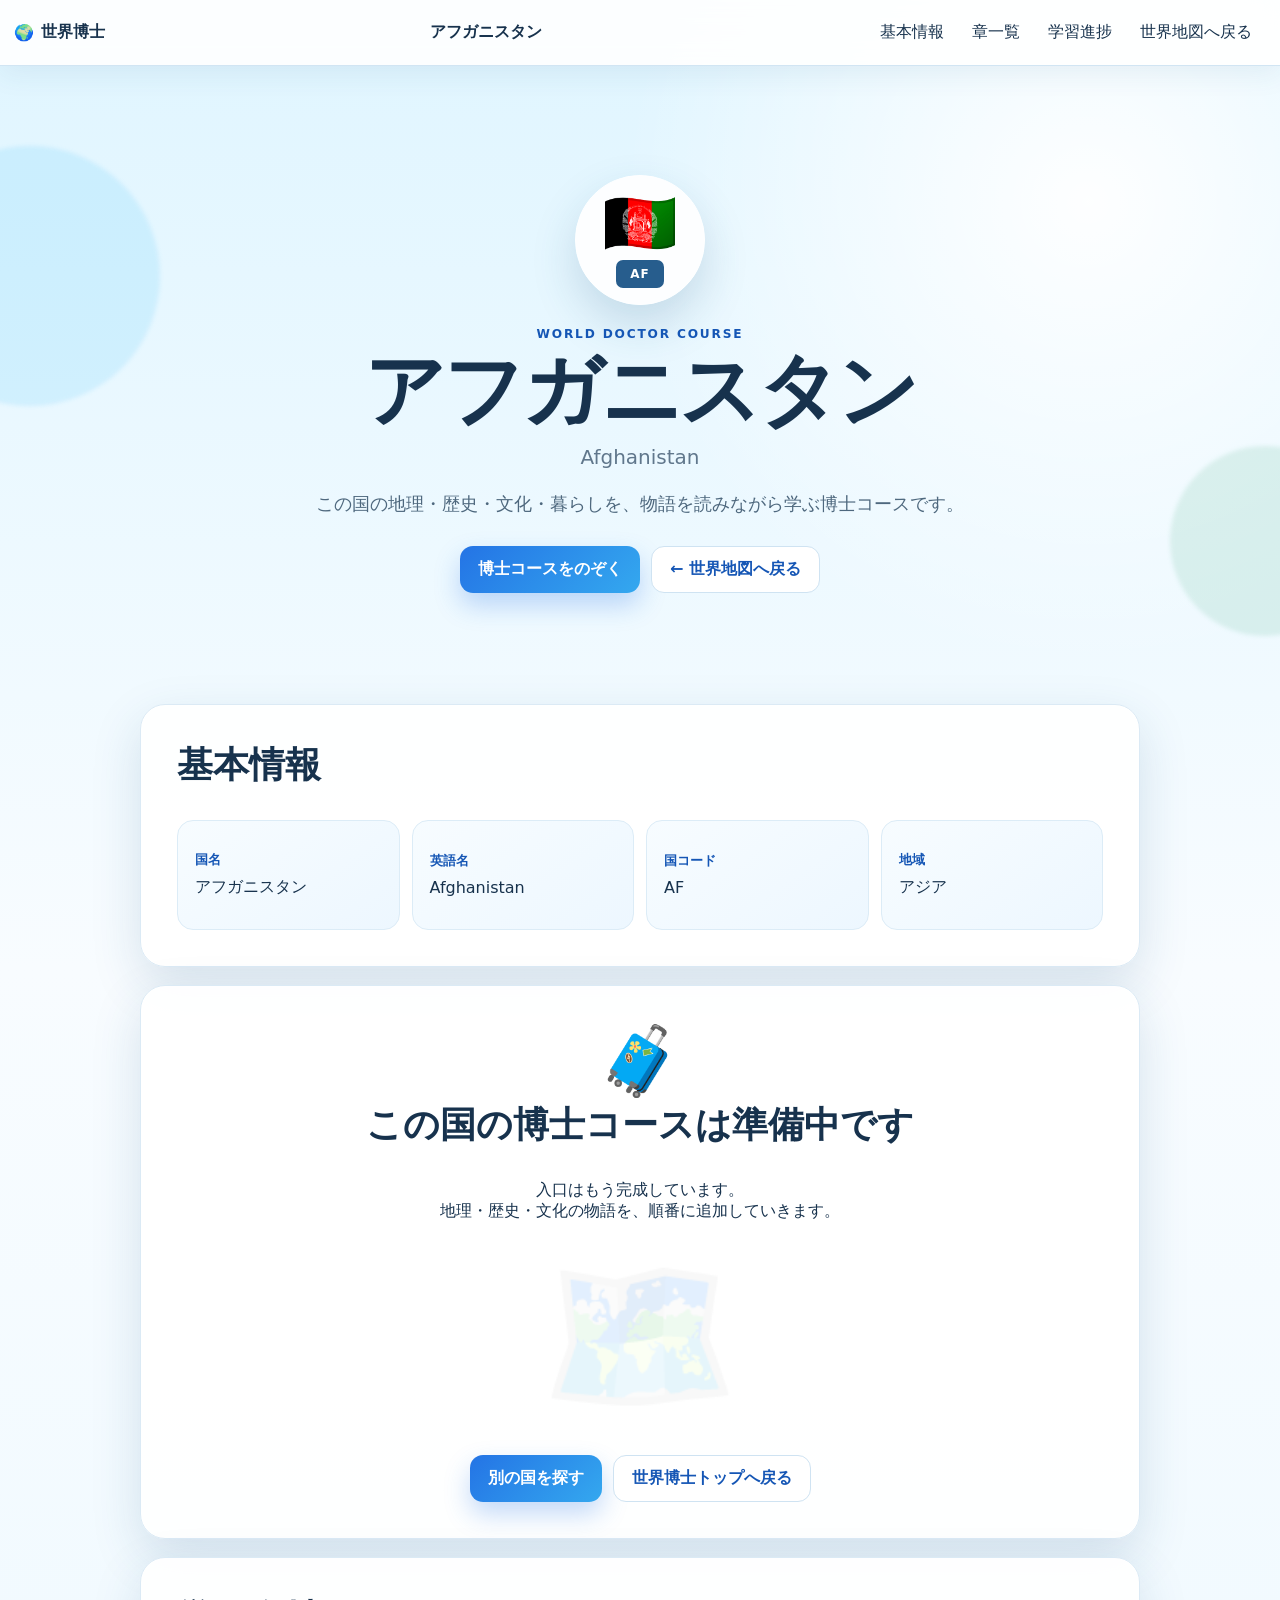
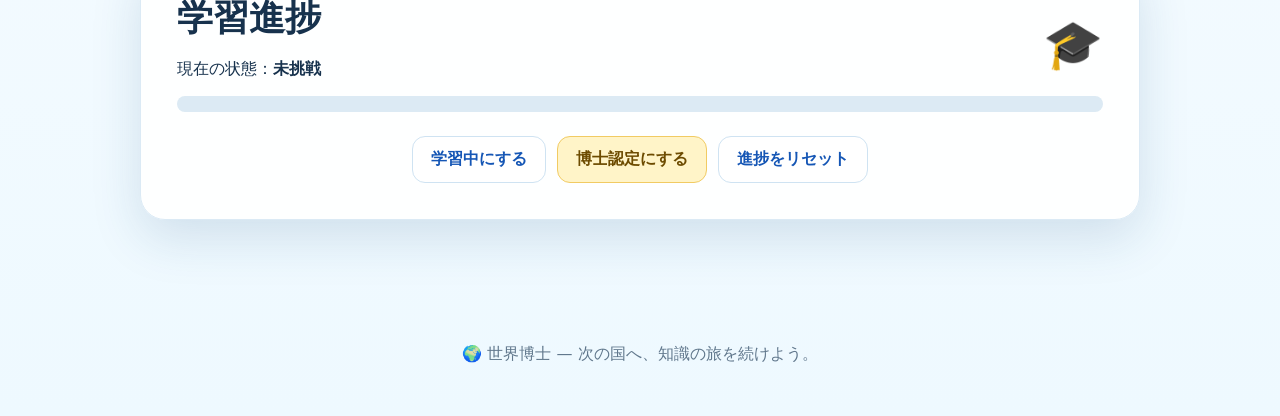
<file: countries/afghanistan.html>
<!DOCTYPE html>
<html lang="ja">
<head>
  <meta charset="UTF-8">
  <meta name="viewport" content="width=device-width, initial-scale=1, viewport-fit=cover">
  <meta name="description" content="世界博士の国別学習コース">
  <title>国別博士コース | 世界博士</title>
  <link rel="stylesheet" href="../css/country.css">
  <script src="../data/countries-1.js" defer></script>
  <script src="../data/countries-2.js" defer></script>
  <script src="../data/countries-3a.js" defer></script>
  <script src="../data/countries-3b.js" defer></script>
  <script src="../data/countries-4a.js" defer></script>
  <script src="../data/countries-4b.js" defer></script>
  <script src="../js/country.js" defer></script>
</head>
<body data-template="generic">
  <noscript><p>国別博士コースを表示するにはJavaScriptを有効にしてください。<a href="../index.html">世界博士トップへ戻る</a></p></noscript>
</body>
</html>
</file>
<file: css/country.css>
:root{--ink:#17324d;--muted:#60778c;--blue:#2474e5;--blue-dark:#1556b5;--green:#249b63;--gold:#f2b83e;--line:#dbeaf5;--shadow:0 18px 50px rgba(28,82,128,.15)}
*{box-sizing:border-box}html{scroll-behavior:smooth;scroll-padding-top:86px}body{margin:0;min-width:320px;overflow-x:hidden;color:var(--ink);font-family:"Hiragino Sans","Yu Gothic UI","Yu Gothic",system-ui,sans-serif;background:radial-gradient(circle at 85% 10%,rgba(255,255,255,.95),transparent 22%),linear-gradient(180deg,#dff5ff,#f8fcff 48%,#eef9ff)}
a,button{font:inherit;-webkit-tap-highlight-color:transparent}a:focus-visible,button:focus-visible,summary:focus-visible{outline:3px solid #f6b73c;outline-offset:3px}.topbar{position:sticky;top:0;z-index:30;display:grid;grid-template-columns:auto 1fr auto;align-items:center;gap:12px;min-height:66px;padding:calc(8px + env(safe-area-inset-top)) 14px 8px;background:rgba(255,255,255,.9);border-bottom:1px solid rgba(205,227,242,.9);backdrop-filter:blur(14px);box-shadow:0 8px 28px rgba(32,88,130,.08)}.brand{display:flex;align-items:center;gap:7px;color:var(--ink);font-weight:900;text-decoration:none}.country-nav-title{min-width:0;overflow:hidden;text-align:center;text-overflow:ellipsis;white-space:nowrap;font-weight:800}.menu-button{width:46px;height:46px;border:1px solid var(--line);border-radius:13px;background:#fff;color:var(--ink);cursor:pointer}.nav-menu{position:absolute;top:calc(100% + 8px);right:12px;display:none;width:min(280px,calc(100vw - 24px));padding:10px;background:#fff;border:1px solid var(--line);border-radius:17px;box-shadow:var(--shadow)}.nav-menu.is-open{display:grid;animation:menuIn .2s both}.nav-menu a{min-height:46px;padding:12px 14px;color:var(--ink);border-radius:11px;text-decoration:none}.nav-menu a:hover{background:#edf7ff}.country-hero{position:relative;display:grid;min-height:560px;place-items:center;padding:70px 16px 54px;text-align:center;overflow:hidden}.country-hero::before,.country-hero::after{content:"";position:absolute;border-radius:50%;filter:blur(2px);animation:orbFloat 8s ease-in-out infinite}.country-hero::before{width:260px;height:260px;left:-100px;top:80px;background:rgba(57,189,248,.14)}.country-hero::after{width:190px;height:190px;right:-80px;bottom:50px;background:rgba(40,166,106,.12);animation-delay:-3s}.hero-content{position:relative;z-index:1;width:min(780px,100%)}.flag-orb{display:grid;width:130px;height:130px;margin:0 auto;place-items:center;background:rgba(255,255,255,.92);border:1px solid #fff;border-radius:50%;box-shadow:0 20px 45px rgba(32,88,130,.18);animation:flagFloat 4.5s ease-in-out infinite}.flag-emoji{font-size:3.8rem;line-height:1}.flag-code{display:inline-grid;min-width:48px;height:28px;place-items:center;margin-top:7px;color:#fff;background:#275d8d;border-radius:7px;font-size:.75rem;font-weight:900;letter-spacing:.09em}.eyebrow{margin:22px 0 7px;color:var(--blue-dark);font-size:.76rem;font-weight:900;letter-spacing:.15em}.country-hero h1{margin:0;font-size:clamp(2.35rem,9vw,5rem);line-height:1.08;letter-spacing:-.04em;overflow-wrap:anywhere;animation:titleSlide .75s both}.country-en{margin:10px 0;color:var(--muted);font-size:clamp(1rem,3vw,1.25rem)}.hero-copy{max-width:670px;margin:18px auto;color:#4e687e;font-size:clamp(1rem,3vw,1.14rem);line-height:1.9}.hero-actions,.progress-actions,.chapter-nav{display:flex;flex-wrap:wrap;justify-content:center;gap:11px;margin-top:24px}.primary-button,.secondary-button,.small-button{display:inline-flex;min-height:46px;align-items:center;justify-content:center;padding:12px 18px;border-radius:13px;font-weight:800;text-decoration:none;cursor:pointer;transition:transform .2s,box-shadow .2s,background .2s}.primary-button{color:#fff;background:linear-gradient(135deg,var(--blue),#34a8ef);border:0;box-shadow:0 12px 26px rgba(36,116,229,.27);animation:pulse 2.8s ease-in-out infinite}.secondary-button,.small-button{color:var(--blue-dark);background:#fff;border:1px solid #cfe3f2}.small-button.complete{color:#6d4b00;background:#fff4c8;border-color:#f1cb63}.primary-button:hover,.secondary-button:hover,.small-button:hover{transform:translateY(-3px)}.content-wrap{width:min(1000px,calc(100% - 20px));margin:0 auto;padding:0 0 70px}.panel,.story-card{margin:18px 0;padding:clamp(20px,5vw,36px);background:rgba(255,255,255,.96);border:1px solid var(--line);border-radius:25px;box-shadow:var(--shadow)}.panel h2,.story-card h2{margin-top:0;font-size:clamp(1.45rem,5vw,2.25rem)}.basic-grid{display:grid;grid-template-columns:repeat(auto-fit,minmax(min(100%,190px),1fr));gap:12px}.info-card{display:flex;min-height:110px;flex-direction:column;justify-content:center;padding:17px;background:linear-gradient(145deg,#f7fcff,#edf7ff);border:1px solid #dcecf7;border-radius:16px}.info-card strong{margin-bottom:8px;color:var(--blue-dark);font-size:.82rem}.progress-row{display:flex;align-items:center;justify-content:space-between;gap:15px}.progress-row h2{margin-bottom:5px}.progress-row>span{font-size:3rem}.progress-track{height:16px;overflow:hidden;background:#dceaf4;border-radius:999px}.progress-fill{width:0;height:100%;background:linear-gradient(90deg,#2ac282,#3189ef,#f2b83e);border-radius:inherit;box-shadow:0 0 18px rgba(49,137,239,.32);transition:width .8s ease}.coming-soon{text-align:center;overflow:hidden}.coming-icon{font-size:4.2rem;animation:suitcase 3s ease-in-out infinite}.world-map-ghost{margin:20px 0;font-size:clamp(5rem,20vw,10rem);opacity:.12;animation:mapBreath 4s ease-in-out infinite}.dialogue{margin:22px 0;padding:18px;border-left:5px solid #54a4ed;background:#f0f8ff;border-radius:0 15px 15px 0;line-height:1.9}.story-card p,.chapter-body p{line-height:1.95}.chapter-list{display:grid;gap:12px}.chapter{overflow:hidden;border:1px solid #dceaf5;border-radius:16px;background:#fbfdff;animation:chapterIn .55s both}.chapter summary{display:flex;min-height:58px;align-items:center;justify-content:space-between;gap:12px;padding:15px 17px;font-weight:800;cursor:pointer;list-style:none}.chapter summary::-webkit-details-marker{display:none}.chapter summary::after{content:"＋";color:var(--blue);font-size:1.25rem;transition:transform .2s}.chapter[open] summary::after{transform:rotate(45deg)}.chapter-body{padding:0 17px 18px;color:#4f687d;animation:accordionIn .3s both}.exam-card{display:flex;align-items:center;justify-content:space-between;gap:20px}.exam-icon{font-size:4rem}.site-footer{padding:20px 16px calc(35px + env(safe-area-inset-bottom));text-align:center;color:var(--muted)}.reveal{opacity:0;transform:translateY(24px);transition:opacity .7s,transform .7s}.reveal.is-visible{opacity:1;transform:none}.page-leaving{animation:pageLeave .22s both}.confetti{position:fixed;inset:0;z-index:100;pointer-events:none;overflow:hidden}.confetti span{position:absolute;top:-20px;width:10px;height:18px;animation:fall linear forwards}.confetti span:nth-child(3n){border-radius:50%}
@keyframes menuIn{from{opacity:0;transform:translateY(-8px)}}@keyframes titleSlide{from{opacity:0;transform:translateY(24px)}}@keyframes flagFloat{0%,100%{transform:translateY(0) rotate(-2deg)}50%{transform:translateY(-11px) rotate(2deg)}}@keyframes orbFloat{0%,100%{transform:translateY(0)}50%{transform:translateY(-24px)}}@keyframes pulse{0%,100%{box-shadow:0 12px 26px rgba(36,116,229,.23)}50%{box-shadow:0 12px 34px rgba(36,116,229,.42)}}@keyframes suitcase{0%,100%{transform:translateY(0) rotate(-3deg)}50%{transform:translateY(-10px) rotate(3deg)}}@keyframes mapBreath{0%,100%{transform:scale(.96);opacity:.09}50%{transform:scale(1.03);opacity:.16}}@keyframes chapterIn{from{opacity:0;transform:translateY(14px)}}@keyframes accordionIn{from{opacity:0;transform:translateY(-7px)}}@keyframes pageLeave{to{opacity:0;transform:scale(.99)}}@keyframes fall{to{transform:translateY(110vh) rotate(760deg)}}
@media(min-width:760px){.topbar{grid-template-columns:auto 1fr auto}.menu-button{display:none}.nav-menu{position:static;display:flex;width:auto;padding:0;background:transparent;border:0;box-shadow:none}.nav-menu a{min-height:44px}.country-hero{min-height:620px}.exam-card{padding:8px 10px}.chapter-list{grid-template-columns:1fr 1fr}.chapter:first-child{grid-column:1/-1}}
@media(max-width:600px){.brand span{display:none}.country-nav-title{text-align:left}.hero-actions,.progress-actions{flex-direction:column}.primary-button,.secondary-button,.small-button{width:100%}.exam-card{align-items:flex-start;flex-direction:column}.chapter-list{grid-template-columns:1fr}}
@media(prefers-reduced-motion:reduce){html{scroll-behavior:auto}*,*::before,*::after{animation-duration:.001ms!important;animation-iteration-count:1!important;transition-duration:.001ms!important}.reveal{opacity:1;transform:none}}
</file>
